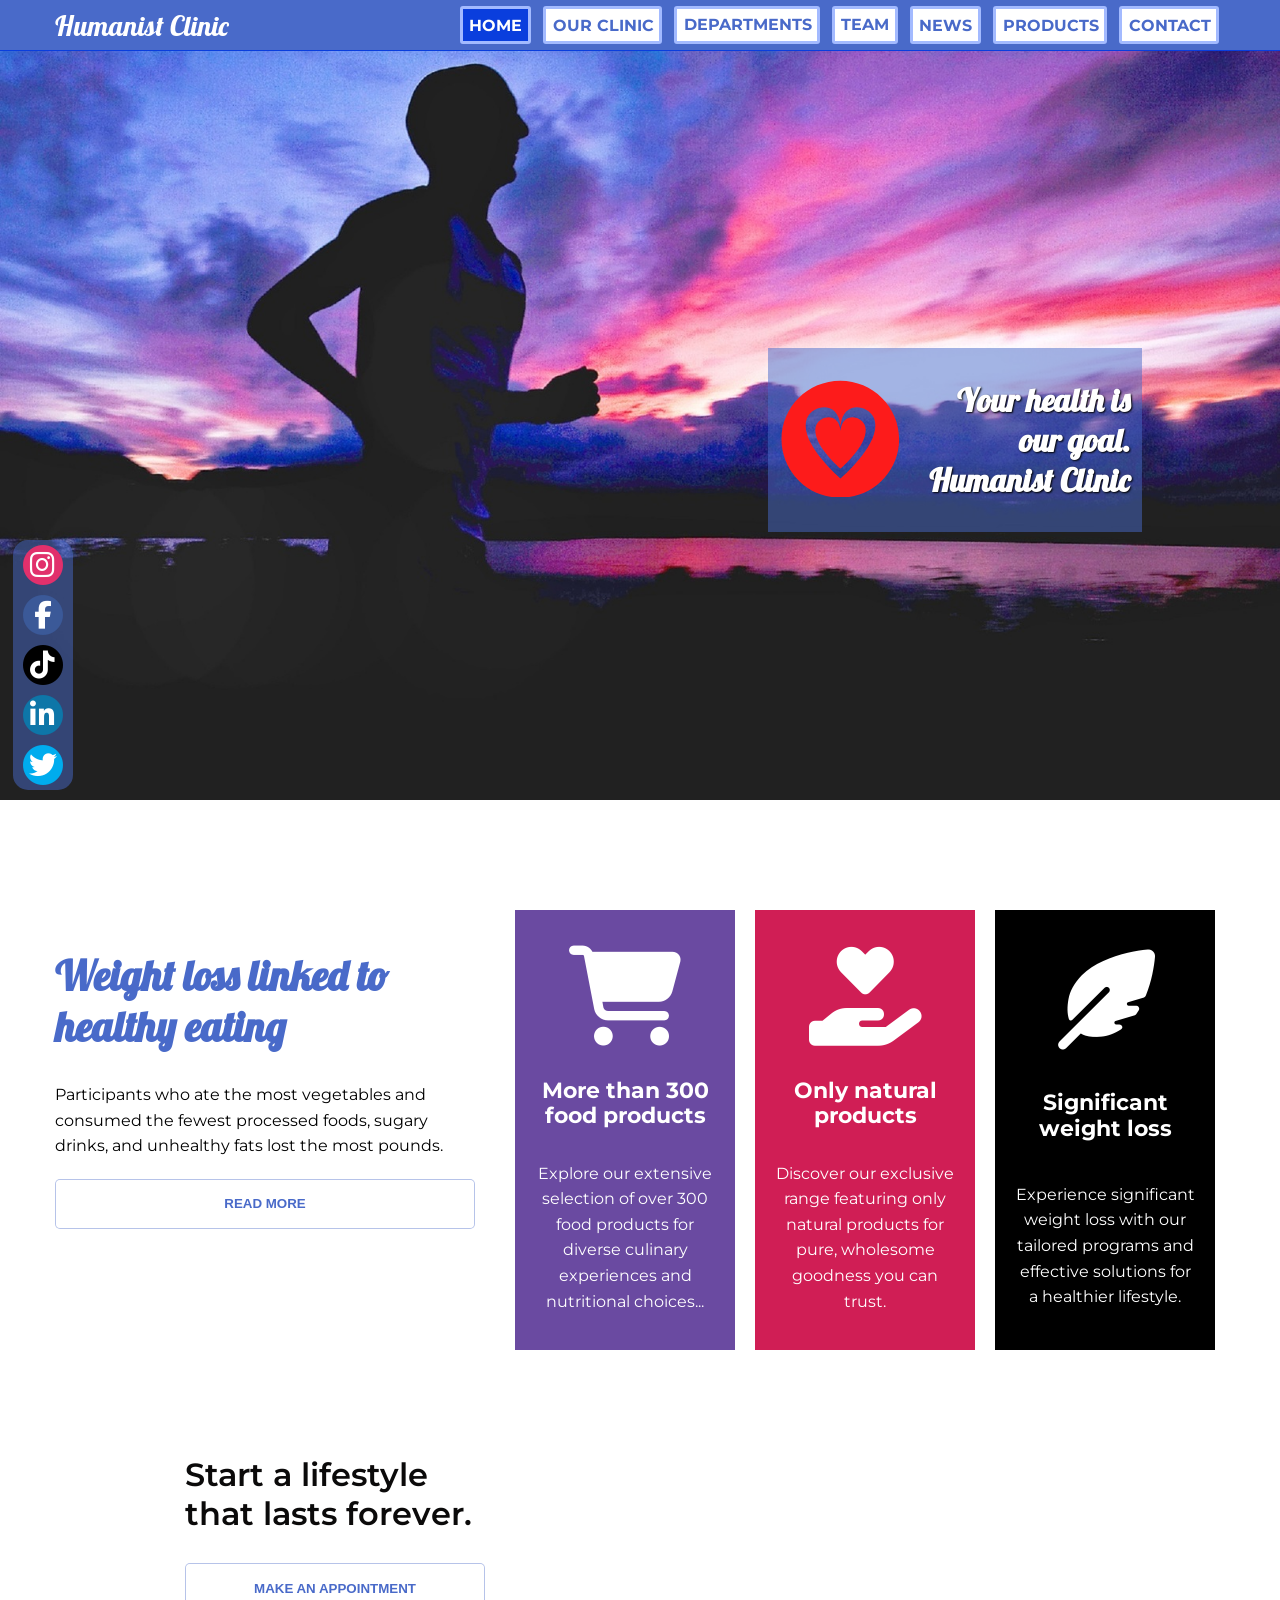
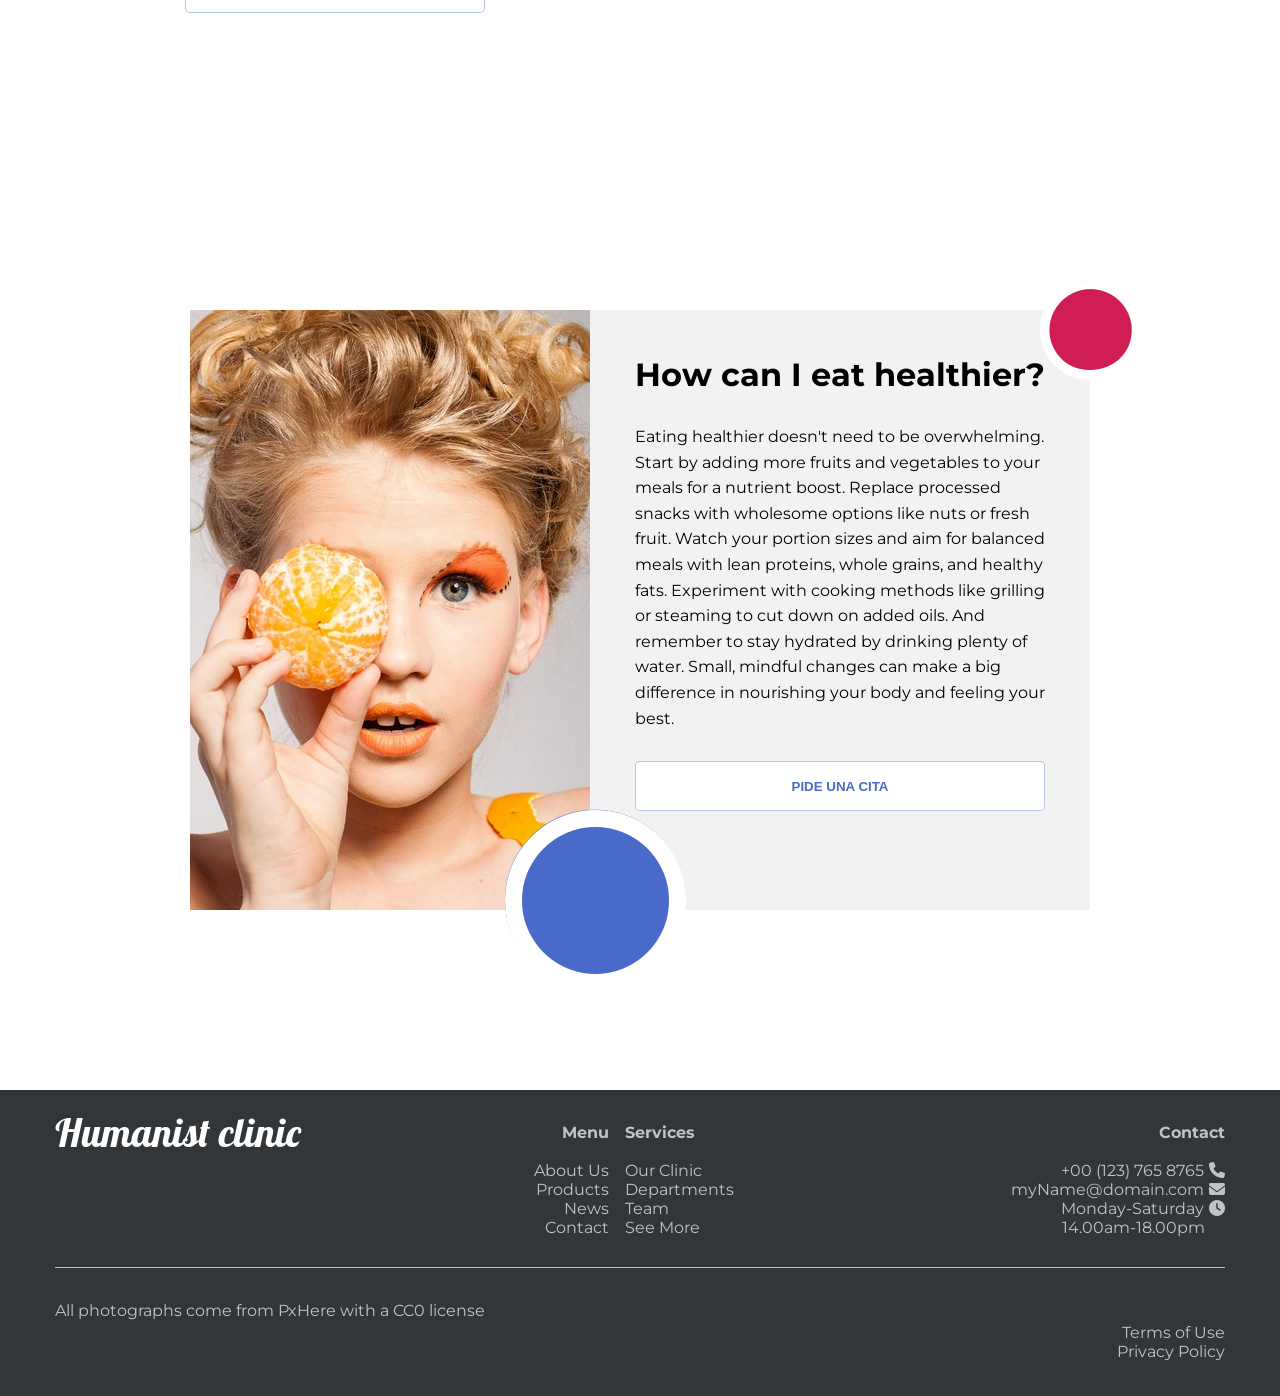
<file: index.html>
<!DOCTYPE html>
<html lang="en">

<head>
  <title>Humanist Clinic</title>

  <meta charset="utf-8">
  <meta name="description"
    content="At Humanist Clinic you will find the best professionals to start your path towards a healthier life. We offer a wide variety of services related to weight loss, as well as a catalog of more than 300 healthy products.">
  <meta name="viewport" content="width=device-width, initial-scale=1">
  <meta name="author" content="Humanist Clinic">
  <meta name="keywords"
    content="weight, humanist, health, weight loss, healthy products, lifestyle, natural, clinic, doctor, appointment, endocrinologist, nutritionist, nutrition">

  <link rel="icon" href="./images/logo.png">
  <link rel="stylesheet" href="./css/style.css">
  <link rel="stylesheet" href="https://cdnjs.cloudflare.com/ajax/libs/font-awesome/6.2.1/css/all.min.css">
</head>

<body>
  <header>
    <div class="header-main-bar fixed-width center-content">
      <div class="header-main-bar-fixed">
        <a href="index.html" class="logo">Humanist Clinic</a>
        <nav class="header-navbar">
          <ul class="menu">
            <li class="active"><a href="index.html">Home</a></li>
            <li><a href="#">Our&nbsp;clinic</a></li>
            <li><a href="#">Departments</a></li>
            <li><a href="#">Team</a></li>
            <li><a href="#">News</a></li>
            <li><a href="products.html">Products</a></li>
            <li><a href="contact.html">Contact</a></li>
          </ul>
        </nav>
      </div>
    </div>
  </header>

  <main>
    <div class="index-cover-image">
      <div class="social-vertical fa-lg">
        <a href="#" aria-label="Instagram"><span class="fa-stack"><i
              class="fa fa-circle fa-stack-2x vertical-media-background vertical-instagram-background instagram-background"></i><i
              class="fab fa-instagram fa-stack-1x fa-inverse social-media-vertical-icon"></i></span></a>
        <a href="#" aria-label="Facebook"><span class="fa-stack"><i
              class="fa fa-circle fa-stack-2x vertical-media-background vertical-facebook-background facebook-background"></i><i
              class="fab fa-facebook-f fa-stack-1x fa-inverse social-media-vertical-icon"></i></span></a>
        <a href="#" aria-label="TikTok"><span class="fa-stack"><i
              class="fa fa-circle fa-stack-2x vertical-media-background vertical-tiktok-background tiktok-background"></i><i
              class="fab fa-tiktok fa-stack-1x fa-inverse social-media-vertical-icon"></i></span></a>
        <a href="#" aria-label="LinkedIn"><span class="fa-stack"><i
              class="fa fa-circle fa-stack-2x vertical-media-background vertical-linkedin-background linkedin-background"></i><i
              class="fab fa-linkedin-in fa-stack-1x fa-inverse social-media-vertical-icon"></i></span></a>
        <a href="#" aria-label="Twitter"><span class="fa-stack"><i
              class="fa fa-circle fa-stack-2x vertical-media-background vertical-twitter-background twitter-background"></i><i
              class="fab fa-twitter fa-stack-1x fa-inverse social-media-vertical-icon"></i></span></a>
      </div>
      <div class="title-div fixed-width">
        <div class="picture-logo-index-container-div">
          <span class="picture-logo-index title-div-content"></span>
          <!--The logo will be added with CSS (as it can be classified as a decorative element)-->
        </div>
        <div class="title-div-container">
          <h1 class="index-h1 title-div-content">Your health is our goal. Humanist Clinic</h1>
        </div>
      </div>
    </div>
    <section>
      <div class="center-content">
        <div class="index-weight-loss-healthy-eating fixed-width">
          <div class="index-weight-loss-healty-eating-first-div">
            <h2 class="italics-h2 h2-weight-loss-first-div">Weight loss linked to healthy eating</h2>
            <p class="p-weight-loss-first-div">
              Participants who ate the most vegetables and consumed the fewest processed foods, sugary drinks, and
              unhealthy
              fats lost
              the most pounds.
            </p>
            <button type="button" class="index-buttons">Read more</button>
          </div>
          <div class="index-weight-loss-healthy-eating-general-cards-div">
            <div class="index-weight-loss-healthy-eating-cards cart-weight-loss-card">
              <i class="fa-solid fa-cart-shopping cart-weight-loss-icon index-weight-loss-icon"></i>
              <p class="index-weight-loss-titles">More than 300 food products</p>
              <p>Explore our extensive selection of over 300 food products for diverse culinary experiences and
                nutritional
                choices...</p>
            </div>
            <div class="index-weight-loss-healthy-eating-cards hand-weight-loss-card">
              <i class="fa-solid fa-hand-holding-heart hand-weight-loss-icon index-weight-loss-icon"></i>
              <p class="index-weight-loss-titles">Only natural products</p>
              <p>Discover our exclusive range featuring only natural products for pure, wholesome goodness you can
                trust.
              </p>
            </div>
            <div class="index-weight-loss-healthy-eating-cards feather-weight-loss-card">
              <i class="fa-solid fa-feather-pointed feather-weight-loss-icon index-weight-loss-icon"></i>
              <p class="index-weight-loss-titles">Significant weight loss</p>
              <p>Experience significant weight loss with our tailored programs and effective solutions for a healthier
                lifestyle.</p>
            </div>
          </div>
        </div>
      </div>
    </section>
    <section>
      <div class="fixed-image-plus-text-container">
        <div class="center-content">
          <div class="fixed-image-text-div">
            <h3 class="fixed-image-text-div-content">Start a lifestyle that lasts forever.</h3>
            <button type="button" class="index-buttons fixed-image-text-div-content">Make an appointment</button>
          </div>
        </div>
      </div>
    </section>
    <section>
      <div class="center-content">
        <div class="eating-healthier-general-div fixed-width">
          <img src="./images/woman-fruit.jpg"
            alt="A caucasian blonde girl who is wearing orange make-up is covering her right eye with a tangerine that has no peel"
            class="eating-healthier-img">
          <div class="eating-healthier-text-div">
            <h3>How can I eat healthier?</h3>
            <p>
              Eating healthier doesn't need to be overwhelming. Start by adding more fruits and vegetables to your meals
              for a
              nutrient boost. Replace processed snacks with wholesome options like nuts or fresh fruit. Watch your
              portion
              sizes and
              aim for balanced meals with lean proteins, whole grains, and healthy fats. Experiment with cooking methods
              like grilling
              or steaming to cut down on added oils. And remember to stay hydrated by drinking plenty of water. Small,
              mindful changes
              can make a big difference in nourishing your body and feeling your best.
            </p>
            <button type="button" lang="es" class="index-buttons">Pide una cita</button>
          </div>
        </div>
        <i
          class="fa-solid fa-circle eating-healthier-circles eating-healthier-inner-circle eating-healthier-first-inner-circle"></i><i
          class="fa-regular fa-circle eating-healthier-circles eating-healthier-outer-circle eating-healthier-first-outer-circle"></i>
        <i
          class="fa-solid fa-circle eating-healthier-circles eating-healthier-inner-circle eating-healthier-second-inner-circle"></i><i
          class="fa-regular fa-circle eating-healthier-circles eating-healthier-outer-circle eating-healthier-second-outer-circle"></i>
      </div>
    </section>

  </main>
  <footer class="center-content">
    <div class="footer-columns">
      <div class="div1-footer">
        <p class="footer-logo">Humanist clinic</p>

        <nav class="nav-footer-info nav-footer-info-menu">
          <p class="ul-footer-title title-menu">Menu</p>
          <ul>
            <li><a href="#">About Us</a></li>
            <li><a href="products.html">Products</a></li>
            <li><a href="#">News</a></li>
            <li><a href="contact.html">Contact</a></li>
          </ul>
        </nav>

        <nav class="nav-footer-info nav-footer-info-services">
          <p class="ul-footer-title title-services">Services</p>
          <ul>
            <li><a href="#">Our Clinic</a></li>
            <li><a href="#">Departments</a></li>
            <li><a href="#">Team</a></li>
            <li><a href="#">See More</a></li>
          </ul>
        </nav>

        <div class="div1-footer-info">
          <p class="ul-footer-title title-contact">Contact</p>
          <ul>
            <li>+00 (123) 765 8765<i class="fa-solid fa-phone footer-contact-icons"></i></li>
            <li>myName@domain.com<i class="fa-solid fa-envelope footer-contact-icons"></i></li>
            <li>Monday-Saturday<i class="fa-solid fa-clock footer-contact-icons"></i></li>
            <li class="contact-hours">14.00am-18.00pm</li>
          </ul>
        </div>

      </div>
      <div class="div2-footer">
        <p>All photographs come from <span class="px-footer">PxHere</span> with a CC0 license</p>
        <nav class="div2-footer-nav">
          <ul>
            <li><a href="#">Terms of Use</a></li>
            <li><a href="#">Privacy Policy</a></li>
          </ul>
        </nav>
      </div>
    </div>
  </footer>
</body>

</html>
</file>
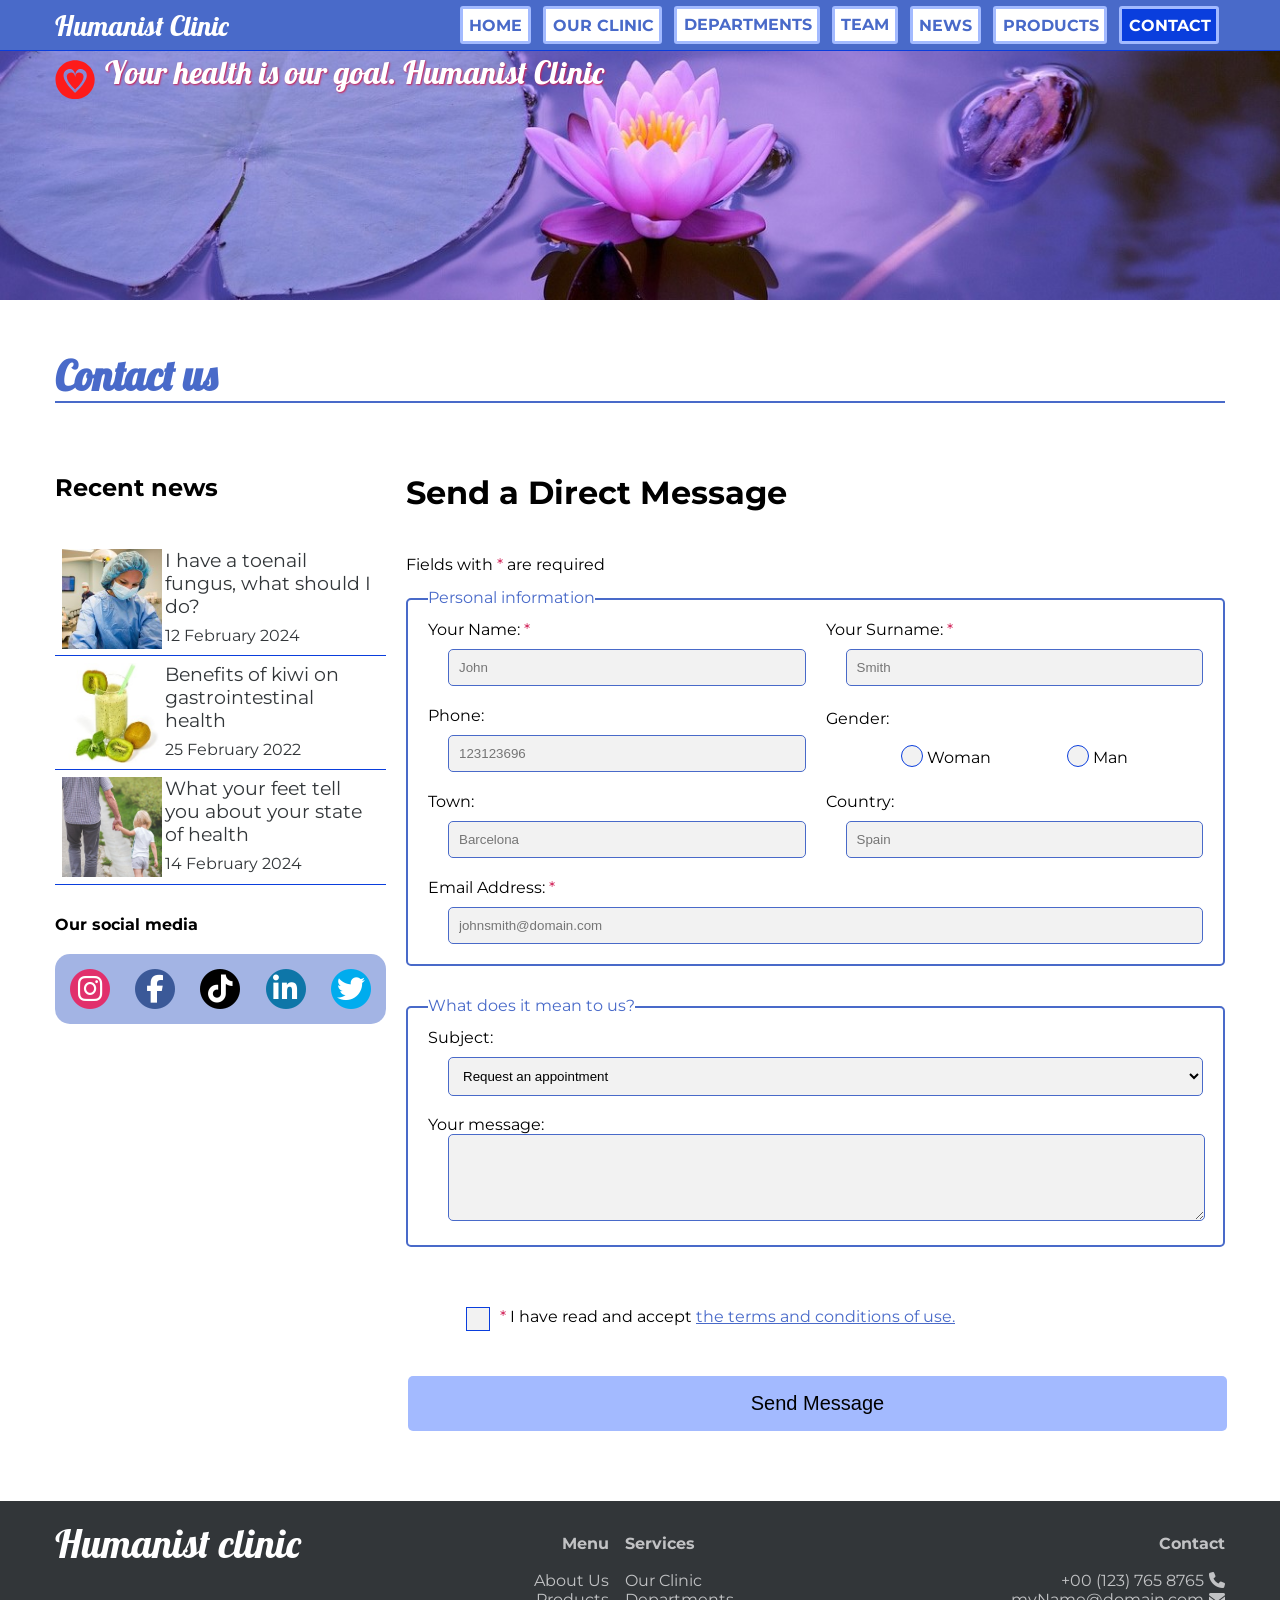
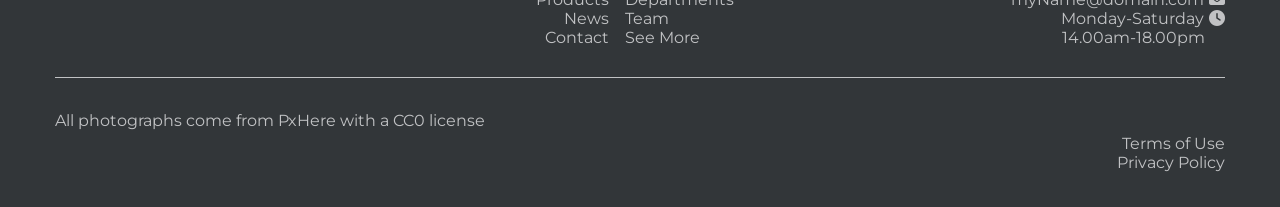
<file: contact.html>
<!DOCTYPE html>
<html lang="en">

<head>
  <title>Contact</title>

  <meta charset="utf-8">
  <meta name="description"
    content="Do you want to schedule an appointment, ask for more information about a product or about other questions? We are here for you.">
  <meta name="viewport" content="width=device-width, initial-scale=1">
  <meta name="author" content="Humanist Clinic">
  <meta name="keywords"
    content="contact, contact form, weight, humanist, health, weight loss, healthy products, lifestyle, natural, clinic, doctor, appointment, endocrinologist, nutritionist, nutrition">

  <link rel="icon" href="./images/logo.png">
  <link rel="stylesheet" href="./css/style.css">
  <link rel="stylesheet" href="https://cdnjs.cloudflare.com/ajax/libs/font-awesome/6.2.1/css/all.min.css">
</head>

<body>
  <header>
    <div class="header-main-bar fixed-width center-content">
      <div class="header-main-bar-fixed fixed-width">
        <a href="index.html" class="logo">Humanist Clinic</a>
        <nav class="header-navbar">
          <ul class="menu">
            <li><a href="index.html">Home</a></li>
            <li><a href="#">Our&nbsp;clinic</a></li>
            <li><a href="#">Departments</a></li>
            <li><a href="#">Team</a></li>
            <li><a href="#">News</a></li>
            <li><a href="products.html">Products</a></li>
            <li class="active"><a href="contact.html">Contact</a></li>
          </ul>
        </nav>
      </div>
    </div>
  </header>

  <main>

    <div class="contact-products-cover-image">
      <div class="title-div-contact-products">
        <div class="picture-logo-contact-products-div">
          <span class="picture-logo-contact-products"></span>
        </div>
        <div class="center-content">
          <div class="slogan-contact-products-div">
            <p class="contact-products-slogan">Your health is our goal. Humanist Clinic</p>
          </div>
        </div>
      </div>
    </div>


    <div class="center-content center-content-contact-h1">
      <div class="contact-h1-div">
        <h1 class="italics-h1 contact-h1">Contact us</h1>
      </div>
    </div>

    <div class="center-content">
      <div class="main-box">
        <div class="contact-products-left-box">
          <h2 class="h2-news">Recent news</h2>
          <div class="news">
            <div class="news-box news-1">
              <img class="news-picture" src="images/news-1.jpg"
                alt="A person is wearing medical clothes. They have a mask and an operating room hat on, and they are in a hospital">
              <div class="news-text-box">
                <a href="#" class="news-title">I have a toenail fungus, what should I do?</a>
                <p class="news-date">12 February 2024</p>
              </div>
            </div>
            <div class="news-box news-2">
              <img class="news-picture" src="images/news-2.jpg"
                alt="A glass of kiwi juice. The glass is transparent and it has plastic straw. It has been decorated with kiwi slices">
              <div class="news-text-box">
                <a href="#" class="news-title">Benefits of kiwi on gastrointestinal health</a>
                <p class="news-date">25 February 2022</p>
              </div>
            </div>
            <div class="news-box news-3">
              <img class="news-picture" src="images/news-3.jpg"
                alt="An adult is walking with a small blonde child through a path with plants. The picture has been taken from their back, and their faces cannot be seen">
              <div class="news-text-box">
                <a href="#" class="news-title">What your feet tell you about your state of health</a>
                <p class="news-date">14 February 2024</p>
              </div>
            </div>

            <div class="social-horizontal-general-div">
              <h3 class="social-horizontal-title">Our social media</h3>
              <div class="social-horizontal fa-lg">
                <a href="#" aria-label="Instagram"><span class="fa-stack"><i
                      class="fa fa-circle fa-stack-2x horizontal-media-background horizontal-instagram-background instagram-background"></i><i
                      class="fab fa-instagram fa-stack-1x fa-inverse social-media-horizontal-icon horizontal-instagram-icon"></i></span></a>
                <a href="#" aria-label="Facebook"><span class="fa-stack"><i
                      class="fa fa-circle fa-stack-2x horizontal-media-background horizontal-facebook-background facebook-background"></i><i
                      class="fab fa-facebook-f fa-stack-1x fa-inverse social-media-horizontal-icon"></i></span></a>
                <a href="#" aria-label="TikTok"><span class="fa-stack"><i
                      class="fa fa-circle fa-stack-2x horizontal-media-background horizontal-tiktok-background tiktok-background"></i><i
                      class="fab fa-tiktok fa-stack-1x fa-inverse social-media-horizontal-icon"></i></span></a>
                <a href="#" aria-label="LinkedIn"><span class="fa-stack"><i
                      class="fa fa-circle fa-stack-2x horizontal-media-background horizontal-linkedin-background linkedin-background"></i><i
                      class="fab fa-linkedin-in fa-stack-1x fa-inverse social-media-horizontal-icon"></i></span></a>
                <a href="#" aria-label="Twitter"><span class="fa-stack"><i
                      class="fa fa-circle fa-stack-2x horizontal-media-background horizontal-twitter-background twitter-background"></i><i
                      class="fab fa-twitter fa-stack-1x fa-inverse social-media-horizontal-icon"></i></span></a>
              </div>
            </div>
          </div>
        </div>
        <div class="contact-form">
          <h2 class="contact-h2-message">Send a Direct Message</h2>
          <p>Fields with <span class="required"><abbr title="Required field">*</abbr></span> are required</p>
          <form action="#" method="post">
            <div class="form-section-1">
              <div class="form-section-title-div form-section-title-div-1">
                <p class="form-section-title">Personal information</p>
              </div>

              <div class="form-field name-field">
                <label for="name">Your Name: <span class="required"><abbr title="Required field">*</abbr></span></label>
                <input type="text" id="name" required placeholder="John">
              </div>

              <div class="form-field surname-field">
                <label for="surname">Your Surname: <span class="required"><abbr
                      title="Required field">*</abbr></span></label>
                <input type="text" id="surname" required placeholder="Smith">
              </div>

              <div class="form-field phone-field">
                <label for="phone">Phone:</label>
                <input type="tel" id="phone" placeholder="123123696" pattern="[0-9]{9}">
              </div>

              <div class="form-field gender-field">
                <div class="gender-field-label">
                  <p class="legend" aria-description="Field legend">Gender:</p>
                </div>
                <div class="gender-field-input">
                  <div>
                    <input type="radio" id="woman" value="woman" name="gender">
                    <label for="woman">Woman</label>
                  </div>

                  <div>
                    <input type="radio" id="man" value="man" name="gender">
                    <label for="man">Man</label>
                  </div>
                </div>
              </div>

              <div class="form-field town-field">
                <label for="town">Town:</label>
                <input type="text" id="town" placeholder="Barcelona">
              </div>

              <div class="form-field country-field">
                <label for="country">Country:</label>
                <input type="text" id="country" placeholder="Spain">
              </div>

              <div class="form-field email-field">
                <label for="email">Email Address: <span class="required"><abbr
                      title="Required field">*</abbr></span></label>
                <input type="email" id="email" required placeholder="johnsmith@domain.com">
              </div>

            </div>
            <div class="form-section-2">
              <div class="form-section-title-div form-section-title-div-2">
                <p class="form-section-title">What does it mean to us?</p>
              </div>
              <div class="form-field-2 subject-field">
                <label for="subject">Subject:</label>
                <select id="subject" name="subject" class="select-box">
                  <option value="appointment">Request an appointment</option>
                  <option value="product">Know more about a product</option>
                  <option value="improve">Know how to improve my gastrointestinal health</option>
                  <option value="weight">Information on how to lose weight</option>
                  <option value="other">Other questions</option>
                </select><br>
              </div>

              <div class="form-field-2 message-field">
                <label for="message">Your message:</label>
                <div class="message-field-area">
                  <textarea id="message" rows="5"></textarea>
                </div>
              </div>

            </div>
            <div class="terms-div">
              <input type="checkbox" id="terms">
              <label for="terms"><span class="required"><abbr title="Required field">*</abbr></span> I have read and
                accept
                <a href="#">the terms and conditions of use.</a></label><br>
            </div>
            <input type="submit" value="Send Message">
          </form>
        </div>
      </div>
    </div>
  </main>
  <footer class="center-content">
    <div class="footer-columns">
      <div class="div1-footer">
        <p class="footer-logo">Humanist clinic</p>

        <nav class="nav-footer-info nav-footer-info-menu">
          <p class="ul-footer-title title-menu">Menu</p>
          <ul>
            <li><a href="#">About Us</a></li>
            <li><a href="products.html">Products</a></li>
            <li><a href="#">News</a></li>
            <li><a href="contact.html">Contact</a></li>
          </ul>
        </nav>

        <nav class="nav-footer-info nav-footer-info-services">
          <p class="ul-footer-title title-services">Services</p>
          <ul>
            <li><a href="#">Our Clinic</a></li>
            <li><a href="#">Departments</a></li>
            <li><a href="#">Team</a></li>
            <li><a href="#">See More</a></li>
          </ul>
        </nav>

        <div class="div1-footer-info">
          <p class="ul-footer-title title-contact">Contact</p>
          <ul>
            <li>+00 (123) 765 8765<i class="fa-solid fa-phone footer-contact-icons"></i></li>
            <li>myName@domain.com<i class="fa-solid fa-envelope footer-contact-icons"></i></li>
            <li>Monday-Saturday<i class="fa-solid fa-clock footer-contact-icons"></i></li>
            <li class="contact-hours">14.00am-18.00pm</li>
          </ul>
        </div>

      </div>
      <div class="div2-footer">
        <p>All photographs come from <span class="px-footer">PxHere</span> with a CC0 license</p>
        <nav class="div2-footer-nav">
          <ul>
            <li><a href="#">Terms of Use</a></li>
            <li><a href="#">Privacy Policy</a></li>
          </ul>
        </nav>
      </div>
    </div>
  </footer>
</body>

</html>
</file>
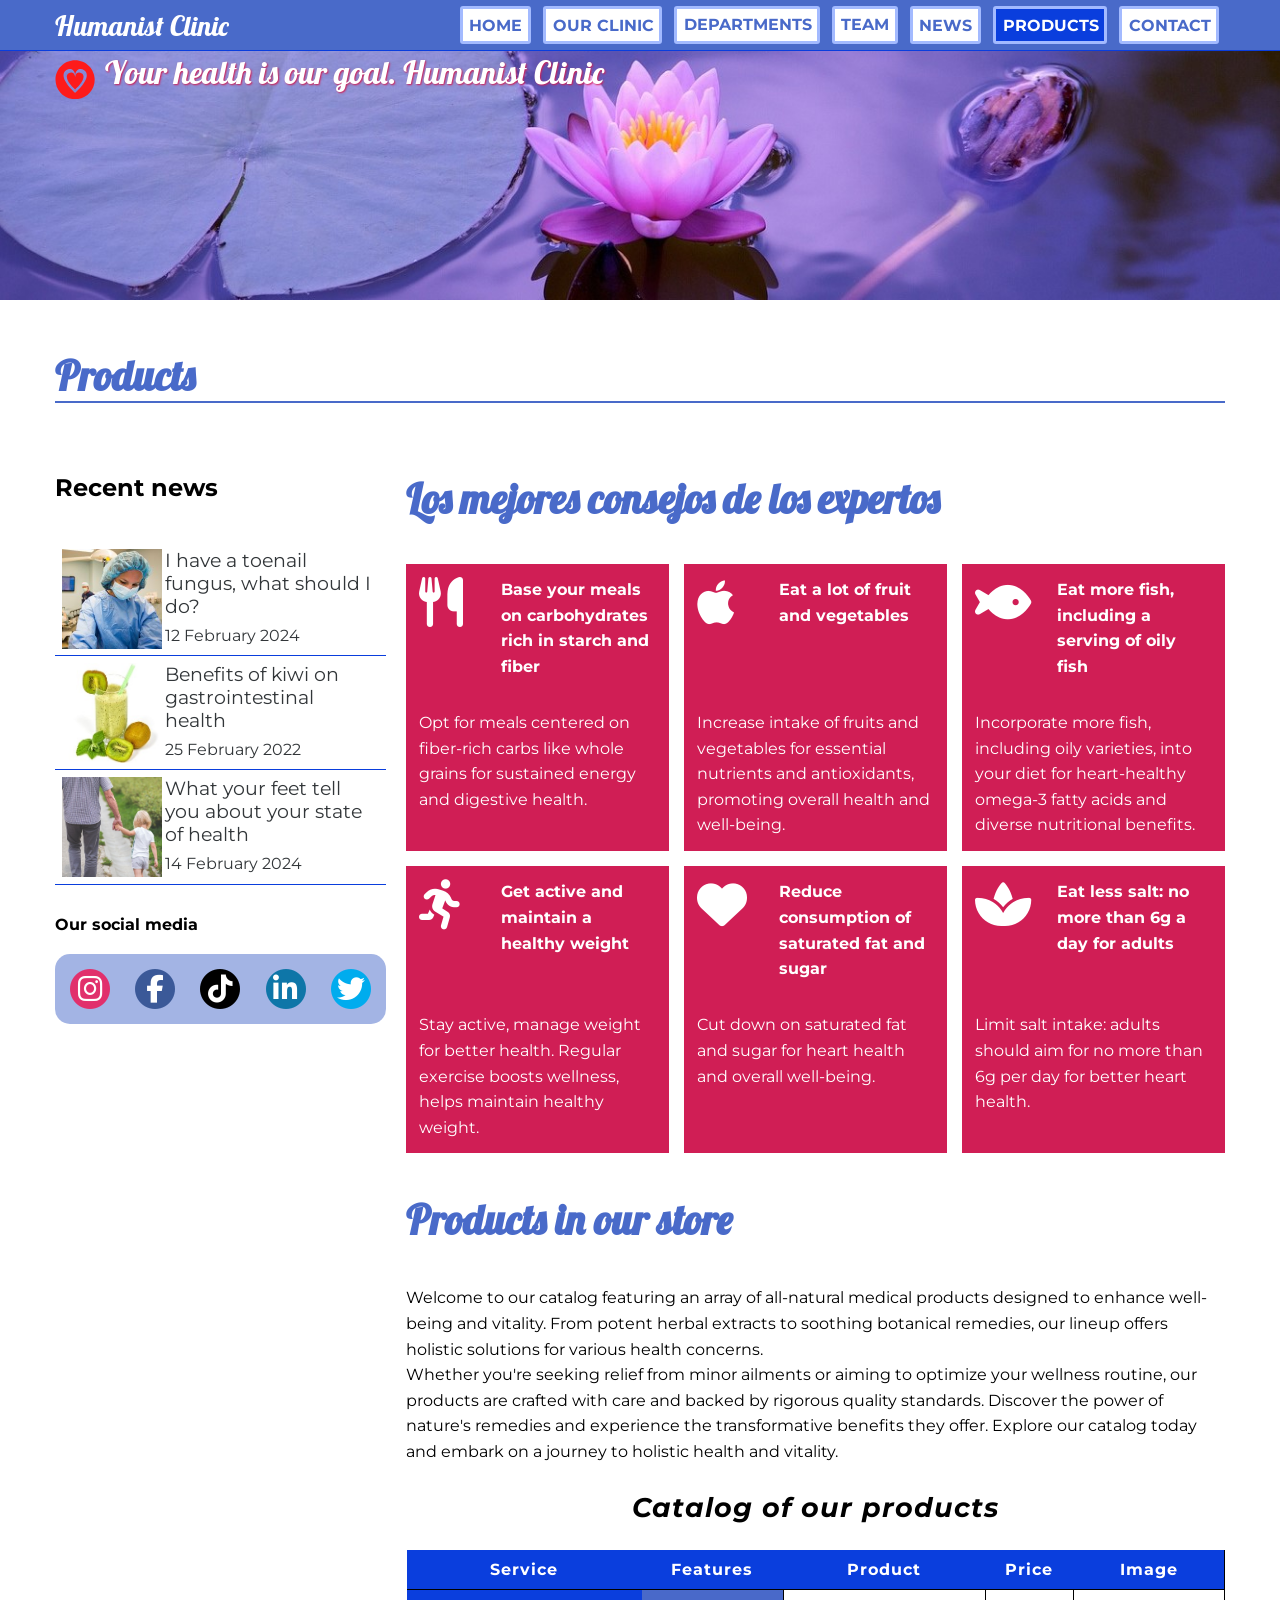
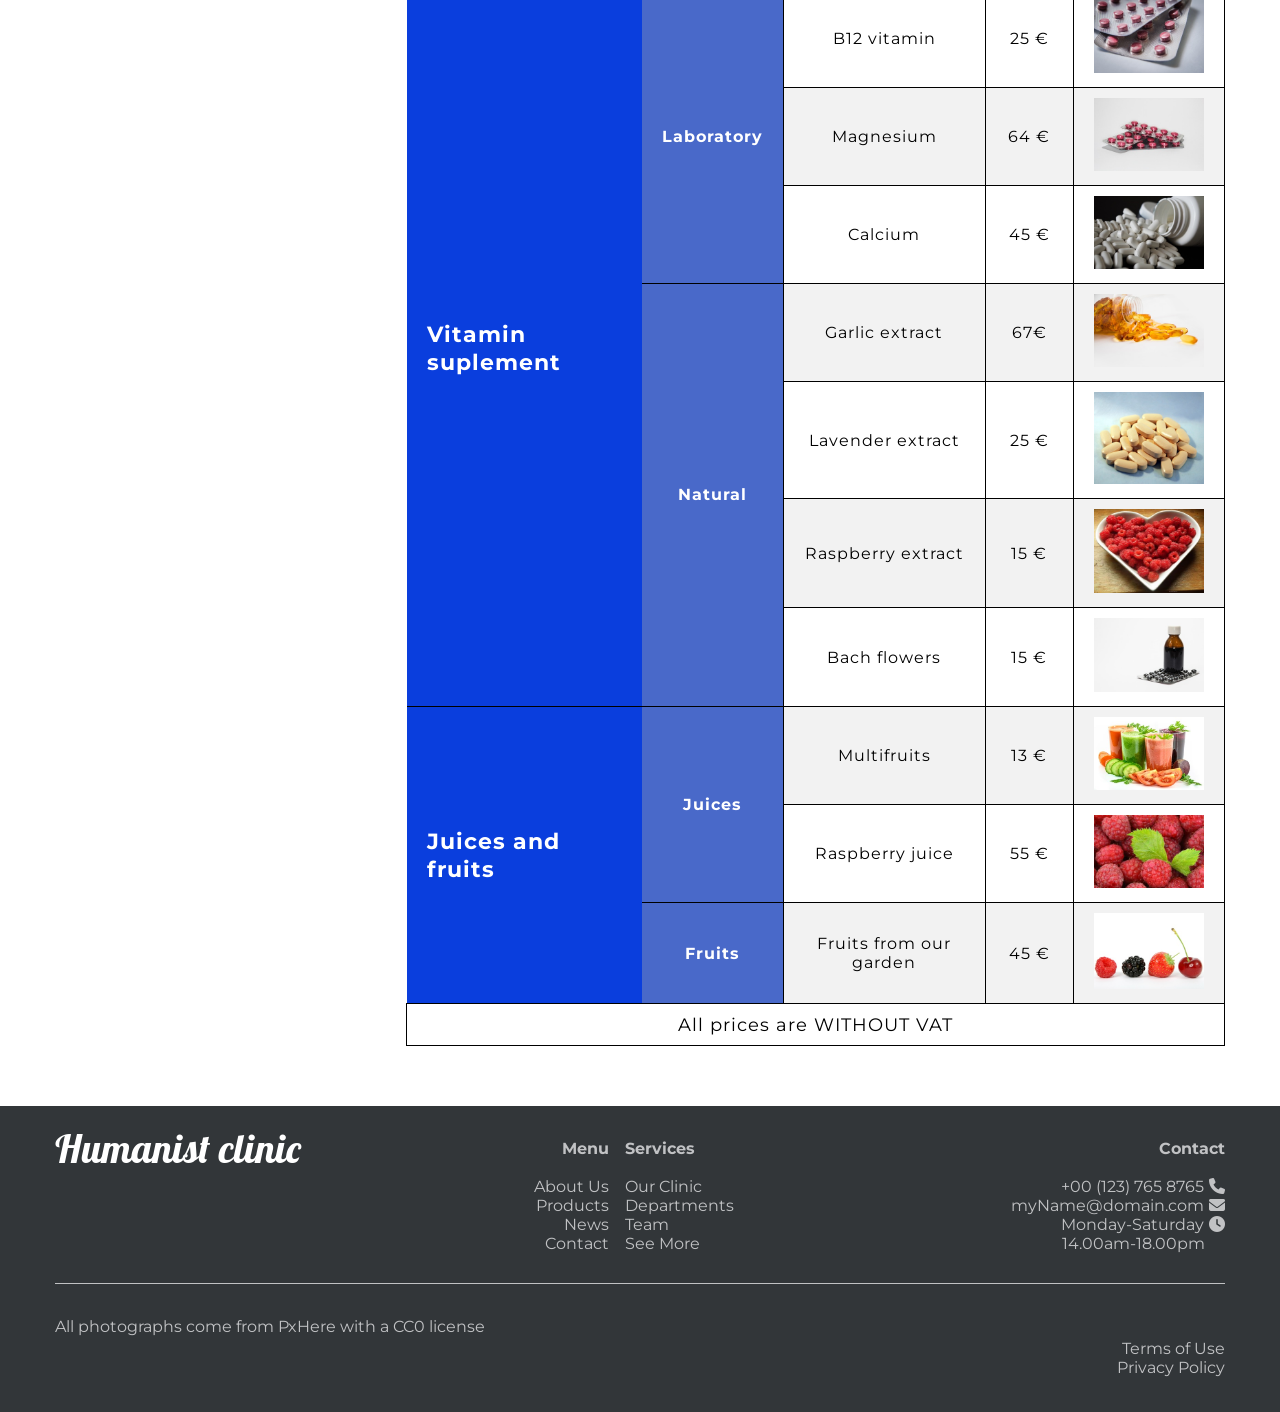
<file: products.html>
<!DOCTYPE html>
<html lang="en">

<head>
  <title>Products</title>

  <meta charset="utf-8">
  <meta name="description"
    content="Browse our catalog of over 300 healthy products specifically created to live a healthier life. Specifically selected by our weight loss experts at Humanist Clinic.">
  <meta name="viewport" content="width=device-width, initial-scale=1">
  <meta name="author" content="Humanist Clinic">
  <meta name="keywords"
    content="purchase, products, weight, humanist, health, weight loss, healthy products, lifestyle, natural, clinic, doctor, appointment, endocrinologist, nutritionist, nutrition">

  <link rel="icon" href="./images/logo.png">
  <link rel="stylesheet" href="./css/style.css">
  <link rel="stylesheet" href="https://cdnjs.cloudflare.com/ajax/libs/font-awesome/6.2.1/css/all.min.css">
</head>

<body>
  <header>
    <div class="header-main-bar fixed-width center-content">
      <div class="header-main-bar-fixed fixed-width">
        <a href="index.html" class="logo">Humanist Clinic</a>
        <nav class="header-navbar">
          <ul class="menu">
            <li><a href="index.html">Home</a></li>
            <li><a href="#">Our&nbsp;clinic</a></li>
            <li><a href="#">Departments</a></li>
            <li><a href="#">Team</a></li>
            <li><a href="#">News</a></li>
            <li class="active"><a href="products.html">Products</a></li>
            <li><a href="contact.html">Contact</a></li>
          </ul>
        </nav>
      </div>
    </div>
  </header>

  <main>
    <div class="contact-products-cover-image">
      <div class="title-div-contact-products">
        <div class="picture-logo-contact-products-div">
          <span class="picture-logo-contact-products"></span>
        </div>
        <div class="center-content">
          <div class="slogan-contact-products-div">
            <p class="contact-products-slogan">Your health is our goal. Humanist Clinic</p>
          </div>
        </div>
      </div>
    </div>

    <div class="center-content">
      <div class="products-h1-div">
        <h1 class="italics-h1 products-h1">Products</h1>
      </div>
    </div>
    <div class="center-content">
      <div class="main-box">
        <div class="contact-products-left-box">
          <h2 class="h2-news">Recent news</h2>
          <div class="news">
            <div class="news-box news-1">
              <img class="news-picture" src="images/news-1.jpg"
                alt="A person is wearing medical clothes. They have a mask and an operating room hat on, and they are in a hospital">
              <div class="news-text-box">
                <a href="#" class="news-title">I have a toenail fungus, what should I do?</a>
                <p class="news-date">12 February 2024</p>
              </div>
            </div>
            <div class="news-box news-2">
              <img class="news-picture" src="images/news-2.jpg"
                alt="A glass of kiwi juice. The glass is transparent and it has plastic straw. It has been decorated with kiwi slices">
              <div class="news-text-box">
                <a href="#" class="news-title">Benefits of kiwi on gastrointestinal health</a>
                <p class="news-date">25 February 2022</p>
              </div>
            </div>
            <div class="news-box news-3">
              <img class="news-picture" src="images/news-3.jpg"
                alt="An adult is walking with a small blonde child through a path with plants. The picture has been taken from their back, and their faces cannot be seen">
              <div class="news-text-box">
                <a href="#" class="news-title">What your feet tell you about your state of health</a>
                <p class="news-date">14 February 2024</p>
              </div>
            </div>

            <div class="social-horizontal-general-div">
              <h3 class="social-horizontal-title">Our social media</h3>
              <div class="social-horizontal fa-lg">
                <a href="#" aria-label="Instagram"><span class="fa-stack"><i
                      class="fa fa-circle fa-stack-2x horizontal-media-background horizontal-instagram-background instagram-background"></i><i
                      class="fab fa-instagram fa-stack-1x fa-inverse social-media-horizontal-icon horizontal-instagram-icon"></i></span></a>
                <a href="#" aria-label="Facebook"><span class="fa-stack"><i
                      class="fa fa-circle fa-stack-2x horizontal-media-background horizontal-facebook-background facebook-background"></i><i
                      class="fab fa-facebook-f fa-stack-1x fa-inverse social-media-horizontal-icon"></i></span></a>
                <a href="#" aria-label="TikTok"><span class="fa-stack"><i
                      class="fa fa-circle fa-stack-2x horizontal-media-background horizontal-tiktok-background tiktok-background"></i><i
                      class="fab fa-tiktok fa-stack-1x fa-inverse social-media-horizontal-icon"></i></span></a>
                <a href="#" aria-label="LinkedIn"><span class="fa-stack"><i
                      class="fa fa-circle fa-stack-2x horizontal-media-background horizontal-linkedin-background linkedin-background"></i><i
                      class="fab fa-linkedin-in fa-stack-1x fa-inverse social-media-horizontal-icon"></i></span></a>
                <a href="#" aria-label="Twitter"><span class="fa-stack"><i
                      class="fa fa-circle fa-stack-2x horizontal-media-background horizontal-twitter-background twitter-background"></i><i
                      class="fab fa-twitter fa-stack-1x fa-inverse social-media-horizontal-icon"></i></span></a>
              </div>
            </div>
          </div>
        </div>
        <div class="products-right-box">
          <h2 lang="es" class="italics-h2 products-h2">Los mejores consejos de los expertos</h2>
          <div class="advice-general">
            <div class="advice-box carbs">
              <i class="fa-solid fa-utensils advice-icon" aria-hidden="true"></i>
              <p class="title-advice-box">Base your meals on carbohydrates rich in starch and fiber</p>
              <p class="body-advice-box">Opt for meals centered on fiber-rich carbs like whole grains for sustained
                energy
                and digestive health.</p>
            </div>
            <div class="advice-box fruits">
              <i class="fa-brands fa-apple advice-icon" aria-hidden="true"></i>
              <p class="title-advice-box">Eat a lot of fruit and vegetables</p>
              <p class="body-advice-box">Increase intake of fruits and vegetables for essential nutrients and
                antioxidants, promoting overall health and
                well-being.</p>
            </div>
            <div class="advice-box fish">
              <i class="fa-solid fa-fish advice-icon" aria-hidden="true"></i>
              <p class="title-advice-box">Eat more fish, including a serving of oily fish</p>
              <p class="body-advice-box">Incorporate more fish, including oily varieties, into your diet for
                heart-healthy
                omega-3 fatty acids and diverse
                nutritional benefits.</p>
            </div>
            <div class="advice-box weight">
              <i class="fa-solid fa-person-running advice-icon" aria-hidden="true"></i>
              <p class="title-advice-box">Get active and maintain a healthy weight</p>
              <p class="body-advice-box">Stay active, manage weight for better health. Regular exercise boosts wellness,
                helps maintain healthy weight.</p>
            </div>
            <div class="advice-box sugar">
              <i class="fa-solid fa-heart advice-icon" aria-hidden="true"></i>
              <p class="title-advice-box">Reduce consumption of saturated fat and sugar</p>
              <p class="body-advice-box">Cut down on saturated fat and sugar for heart health and overall well-being.
              </p>
            </div>
            <div class="advice-box salt">
              <i class="fa-solid fa-spa advice-icon" aria-hidden="true"></i>
              <p class="title-advice-box">Eat less salt: no more than 6g a day for adults</p>
              <p class="body-advice-box">Limit salt intake: adults should aim for no more than 6g per day for better
                heart
                health.</p>
            </div>
          </div>
          <div class="catalog">
            <h2 class="italics-h2 products-h2">Products in our store</h2>
            <p>Welcome to our catalog featuring an array of all-natural medical products designed to enhance well-being
              and vitality.
              From potent herbal extracts to soothing botanical remedies, our lineup offers holistic solutions for
              various
              health
              concerns.</p>
            <p>Whether you're seeking relief from minor ailments or aiming to optimize your wellness routine, our
              products
              are crafted
              with care and backed by rigorous quality standards. Discover the power of nature's remedies and experience
              the
              transformative benefits they offer. Explore our catalog today and embark on a journey to holistic health
              and
              vitality.
            </p>
            <table>
              <caption>Catalog of our products</caption>
              <colgroup>
                <col style="background-color: #0A3EDD;">
                <col style="background-color: #4969C9;">
                <col>
                <col>
                <col>
              </colgroup>
              <thead>
                <tr>
                  <th scope="col">Service</th>
                  <th scope="col">Features</th>
                  <th scope="col">Product</th>
                  <th scope="col">Price</th>
                  <th scope="col">Image</th>
                </tr>
              </thead>
              <tbody>
                <tr>
                  <th scope="row" data-cell="service" rowspan="7" class="table-first-body-column">Vitamin suplement</th>
                  <th scope="row" data-cell="features" rowspan="3" class="table-second-body-column">Laboratory</th>
                  <td data-cell="product">B12 vitamin</td>
                  <td data-cell="price">25 €</td>
                  <td data-cell="image"><img class="table-picture" src="images/products-1.jpg"
                      alt="Two blister packs of pills"></td>
                </tr>

                <tr>
                  <td data-cell="product">Magnesium</td>
                  <td data-cell="price">64 €</td>
                  <td data-cell="image"><img class="table-picture" src="images/products-2.jpg"
                      alt="Three blister packs of pills"></td>
                </tr>

                <tr>
                  <td data-cell="product">Calcium</td>
                  <td data-cell="price">45 €</td>
                  <td data-cell="image"><img class="table-picture" src="images/products-3.jpg"
                      alt="Open bottle from which many pills come out"></td>
                </tr>

                <tr>
                  <th scope="row" data-cell="features" rowspan="4" class="table-second-body-column">Natural</th>
                  <td data-cell="product">Garlic extract</td>
                  <td data-cell="price">67€</td>
                  <td data-cell="image"><img class="table-picture" src="images/products-4.jpg"
                      alt="Transparent jar of gelatin pills from which some pills come out"></td>
                </tr>

                <tr>
                  <td data-cell="product">Lavender extract</td>
                  <td data-cell="price">25 €</td>
                  <td data-cell="image"><img class="table-picture" src="images/products-5.jpg"
                      alt="Pile of pills in the form of a hard capsule"></td>
                </tr>

                <tr>
                  <td data-cell="product">Raspberry extract</td>
                  <td data-cell="price">15 €</td>
                  <td data-cell="image"><img class="table-picture" src="images/products-6.jpg"
                      alt="Raspberries in a heart-shaped bowl"></td>
                </tr>

                <tr>
                  <td data-cell="product">Bach flowers</td>
                  <td data-cell="price">15 €</td>
                  <td data-cell="image"><img class="table-picture" src="images/products-7.jpg"
                      alt="Syrup bottle and blister of pills"></td>
                </tr>

                <tr>
                  <th scope="row" data-cell="service" rowspan="3" class="table-first-body-column">Juices and fruits</th>
                  <th scope="row" data-cell="features" rowspan="2" class="table-second-body-column">Juices</th>
                  <td data-cell="product">Multifruits</td>
                  <td data-cell="price">13 €</td>
                  <td data-cell="image"><img class="table-picture" src="images/products-8.jpg"
                      alt="Four glasses of fruit juice next to which there is fruit cut into slices and wedges"></td>
                </tr>

                <tr>
                  <td data-cell="product">Raspberry juice</td>
                  <td data-cell="price">55 €</td>
                  <td data-cell="image"><img class="table-picture" src="images/products-9.jpg"
                      alt="Closeup of a bunch of raspberries on top of which there is a leaf of the raspberry plant">
                  </td>
                </tr>

                <tr>
                  <th scope="row" data-cell="features" class="table-second-body-column">Fruits</th>
                  <td data-cell="product">Fruits from our garden</td>
                  <td data-cell="price">45 €</td>
                  <td data-cell="image"><img class="table-picture" src="images/products-10.jpg"
                      alt="Closeup of a raspberry, blackberry, strawberry and cherry lined up in a row"></td>
                </tr>
              </tbody>
              <tfoot>
                <tr>
                  <td colspan="5">All prices are WITHOUT VAT</td>
                </tr>
              </tfoot>
            </table>
          </div>
        </div>
      </div>
    </div>
  </main>
  <footer class="center-content">
    <div class="footer-columns">
      <div class="div1-footer">
        <p class="footer-logo">Humanist clinic</p>

        <nav class="nav-footer-info nav-footer-info-menu">
          <p class="ul-footer-title title-menu">Menu</p>
          <ul>
            <li><a href="#">About Us</a></li>
            <li><a href="products.html">Products</a></li>
            <li><a href="#">News</a></li>
            <li><a href="contact.html">Contact</a></li>
          </ul>
        </nav>

        <nav class="nav-footer-info nav-footer-info-services">
          <p class="ul-footer-title title-services">Services</p>
          <ul>
            <li><a href="#">Our Clinic</a></li>
            <li><a href="#">Departments</a></li>
            <li><a href="#">Team</a></li>
            <li><a href="#">See More</a></li>
          </ul>
        </nav>

        <div class="div1-footer-info">
          <p class="ul-footer-title title-contact">Contact</p>
          <ul>
            <li>+00 (123) 765 8765<i class="fa-solid fa-phone footer-contact-icons"></i></li>
            <li>myName@domain.com<i class="fa-solid fa-envelope footer-contact-icons"></i></li>
            <li>Monday-Saturday<i class="fa-solid fa-clock footer-contact-icons"></i></li>
            <li class="contact-hours">14.00am-18.00pm</li>
          </ul>
        </div>

      </div>
      <div class="div2-footer">
        <p>All photographs come from <span class="px-footer">PxHere</span> with a CC0 license</p>
        <nav class="div2-footer-nav">
          <ul>
            <li><a href="#">Terms of Use</a></li>
            <li><a href="#">Privacy Policy</a></li>
          </ul>
        </nav>
      </div>
    </div>
  </footer>
</body>

</html>
</file>
<file: css/style.css>
@import url('https://fonts.googleapis.com/css2?family=Lobster&family=Montserrat:ital,wght@0,100..900;1,100..900&display=swap');

:root {
  --top-bar-color: #496ac9;
  --hover-top-bar-color: #0a3edd;
  --border-color: #a3baff;
  --top-bar-text-color: rgba( 73, 106, 201, 0.4); 
  --footer-color: #323639;
  --footer-text-color: #C1C2C4;
  --grey-2-color: #f2f2f2;
  --white-color: #ffffff;
  --black-color: #000000;
  --main-color-1: #d01e55; 
  --main-color-2: #6a4aa1;
  --facebook-color: #3B5998;
  --linkedin-color: #0E76A8;
  --twitter-color: #00ACEE;
  --tiktok-color: #111111;
  --instagram-color: #e1306c;
  --background-mobile-bar-opacity:  rgba(0, 0, 0, 0.3)
}

* {
  margin: 0;
  padding: 0;
}

html {
  font-size: 16px;
  font-family: 'Montserrat', sans-serif;
}

main {
  margin: auto;
}

.center-content {
  justify-content: center;
  display: flex;
}

.fixed-width {
  width: 1170px;
}

.header-main-bar {
  background-color: var(--top-bar-color);
  border-bottom: 1px solid var(--hover-top-bar-color);
  height: 50px;
  display: flex;
  flex-flow: row;
  position: fixed;
  width: 100%;
  z-index: 3;
  margin: auto;
  align-items: center;
}

.header-main-bar-fixed {
  width: 1170px;
  display: flex;
  flex-flow: row;
  align-items: center;
  justify-content: space-between;
}

.header-navbar ul {
  list-style: none;
  display: flex;
  flex-flow: row;
  width: 100%;
  justify-content: flex-end;
}

.header-navbar ul li {
  width: 100%;
  border: none;
  outline: none;
  text-transform: uppercase;
  cursor: pointer;
  position: relative;
  z-index: 0;
  border-radius: 3px;
  border: 3px solid var(--border-color);
  font-weight: bold;
  padding: 1%;
  margin: 1%;
}

.header-navbar ul li::before {
  content: '';
  background: linear-gradient(45deg, #f78f98,#F6759A, #F954A3, #D856AE, #F954A3, #F6759A, #f78f98);
  position: absolute;
  top: -2px;
  left:-2px;
  background-size: 400%;
  z-index: -1;
  filter: blur(5px);
  width: calc(100% + 4px);
  height: calc(100% + 4px);
  animation: glowing 20s linear infinite;
  opacity: 0;
  transition: opacity .3s ease-in-out;
}

.header-navbar ul li:active::after {
  background: transparent;
}

.header-navbar ul li:hover::before,
.header-navbar ul li:focus::before {
  opacity: 1;
  color: white;
}

.header-navbar ul li:active a {
  color: var(--white-color);
}

.header-navbar ul li::after {
  z-index: -1;
  content: '';
  position: absolute;
  width: 100%;
  height: 100%;
  background: var(--white-color);
  left: 0;
  top: 0;
}

@keyframes glowing {
  0% { background-position: 0 0; }
  50% { background-position: 400% 0; }
  100% { background-position: 0 0; }
}

.header-navbar ul a {
  padding: 1%;
  text-decoration: none;
  color: var(--top-bar-color);
}

.header-navbar ul li.active:after {
  background-color: var(--hover-top-bar-color);
}

.header-navbar ul li.active a {
  color: var(--white-color);
}

.header-main-bar .header-navbar .logo {
  font-family: 'Lobster', cursive;
  text-decoration: none;
  color: var(--white-color);
}

.logo {
  font-family: 'Lobster', cursive;
  color: var(--white-color);
  text-decoration: none;
  font-size: 28px;
}

/*VERTICAL SOCIAL MEDIA STYLING*/
.social-vertical {
  position: fixed;
  top: 60%;
  left: 1%;
  width: fit-content;
  display: flex;
  flex-flow: column;
  background-color: rgba(73, 106, 201, 0.5);
  border-radius: 15px;
  justify-content: center;
}

.social-vertical a {
  transition: transform .2s;
}

.social-vertical a:hover,
.social-vertical a:focus {
  transform: scale(1.2);
}

.social-vertical a:hover .fa-circle,
.social-vertical a:focus .fa-circle {
  color: var(--white-color);
}

.social-vertical a:hover .fab,
.social-vertical a:focus .fab {
  color: var(--black-color);
}

.social-media-vertical-icon {
  color: var(--white-color);
  font-size: 28px;
}

.vertical-media-background {
  font-size: 45px;
}

.instagram-background {
  color: var(--instagram-color);
}

.facebook-background {
  color: var(--facebook-color);
}

.tiktok-background {
  color: var(--black-color);
}

.linkedin-background {
  color: var(--linkedin-color);
}

.twitter-background {
  color: var(--twitter-color);
}

.social-media-vertical-icon a:hover,
.social-media-vertical-icon a:focus {
  color: var(--white-color);
}

.instagram-background a:hover,
.instagram-background a:focus,
.facebook-background a:hover,
.facebook-background a:focus,
.tiktok-background a:hover,
.tiktok-background a:focus,
.linkedin-background a:hover,
.linkedin-background a:focus,
.twitter-background a:hover,
.twitter-background a:focus {
  color: var(--black-color);
}

.fa-stack {
  margin: 5px;
}

/*INDEX'S TITLE DIV*/
.title-div {
  background-color: rgba(73, 106, 201, 0.5);
  position: relative;
  margin-left: 60%;
  padding: 12px;
  width: 350px;
  top: 5%;
  display: flex;
  text-align: right;
  justify-content: right;
  font-family: 'Lobster', cursive;
  color: var(--white-color);
}

.title-div-content {
  margin-bottom: 20px;
  margin-top: 20px;
  text-shadow: 1px 1px 2px var(--black-color);
}

.picture-logo-index {
  background-image: url(../images/logo.svg);
  background-repeat: no-repeat;
  background-size: contain;
  width: 120px;
  display: block;
}

.picture-logo-index-container-div {
  display: flex;
  margin-right: 20px;
}

/*COVER IMAGE FOR THE HOMEPAGE*/
.index-cover-image {
  background-image: url(../images/cabecera.jpg);
  background-repeat: no-repeat;
  background-size: cover;
  background-position-x: center;
  background-position-y: top;
  height: 800px;
  top: 100px;
  margin-bottom: 100px;
  align-content: center;
}

/*COVER IMAGE FOR CONTACTS AND PRODUCTS' PAGES*/
.contact-products-cover-image {
  background-image: url(../images/cabecera_int.jpg);
  background-repeat: no-repeat;
  background-size: cover;
  background-position: center;
  display: flex;
  height: 300px;
  margin-bottom: 50px;
  align-content: center;
  justify-content: center;
}


/*CONTACT AND PRODUCTS' SLOGAN DIV*/
.contact-products-slogan {
  font-family: 'Lobster', cursive;
  color: var(--white-color);
  font-size: 32px;
  text-shadow: 1px 1px 2px var(--main-color-1);
}

.picture-logo-contact-products {
  background-image: url(../images/logo.svg);
  background-repeat: no-repeat;
  background-size: contain;
  margin-right: 10px;
  width: 40px;
  height: 40px;
  display: block;
}

.title-div-contact-products {
  display: flex;
  justify-content: flex-start;
  width: 1170px;
  align-content: center;
  position: relative;
  margin-top: 60px;
}

/*CONTACT AND PRODUCTS' H1 & H2 STYLING*/
.contact-h1-div,
.products-h1-div {
  border-bottom: 2px solid var(--top-bar-color);
  margin-bottom: 70px;
  display: flex;
  width: 1170px;
  justify-content: flex-start;
}

.italics-h2,
.italics-h1 {
  font-family: 'Lobster', cursive;
  color: var(--top-bar-color);
  font-size: 41px;
}

/*GENERAL TEXT STYLING*/
.products-h2 {
  margin-bottom: 40px;
}

.contact-h2-message {
  font-size: 32px;
  margin-bottom: 40px;
}

h3 {
  font-size: 32px;
}

p {
  line-height: 1.6rem;
}

.h2-news {
  margin-bottom: 40px;
}

/*BUTTONS STYLING*/
.index-buttons {
  width: 100%;
  height: 50px;
  border: none;
  outline: none;
  color: var(--top-bar-color);
  text-transform: uppercase;
  background: var(--white-color);
  cursor: pointer;
  position: relative;
  z-index: 0;
  border-radius: 5px;
  border: 1px solid var(--top-bar-text-color);
  font-weight: bold;
}

.index-buttons::before {
  content: '';
  background: linear-gradient(45deg, var(--main-color-1), var(--top-bar-color), var(--hover-top-bar-color), var(--top-bar-color), var(--main-color-1));
  position: absolute;
  top: -2px;
  left:-2px;
  background-size: 400%;
  z-index: -1;
  filter: blur(5px);
  width: calc(100% + 4px);
  height: calc(100% + 4px);
  animation: glowing 20s linear infinite;
  opacity: 0;
  transition: opacity .3s ease-in-out;
  border-radius: 5px;
}

.index-buttons:active {
  color: var(--white-color);
}

.index-buttons:active::after {
  background: transparent;
}

.index-buttons:hover::before,
.index-buttons:focus::before {
  opacity: 1;
}

.index-buttons::after {
  z-index: -1;
  content: '';
  position: absolute;
  width: 100%;
  height: 100%;
  background: var(--white-color);
  left: 0;
  top: 0;
  border-radius: 5px;
}

@keyframes glowing {
  0% { background-position: 0 0; }
  50% { background-position: 400% 0; }
  100% { background-position: 0 0; }
}

/*INDEX'S FIRST DIV STYLING*/
.index-weight-loss-healthy-eating {
  display: inline-flex;
  margin-bottom: 30px;
}

.index-weight-loss-healthy-eating-general-cards-div {
  display: flex;
  justify-content: space-between;
}

.index-weight-loss-healthy-eating-cards {
  display: flex;
  flex-flow: column wrap;
  height: 400px;
  width: 180px;
  padding: 20px;
  margin: 10px;
  text-align: center;
  justify-content: space-around;
}

.index-weight-loss-healty-eating-first-div {
  display: flex;
  flex-flow: column wrap;
  padding-top: 50px;
  margin-right: 30px;
}

.h2-weight-loss-first-div {
  margin-bottom: 30px;
}

.p-weight-loss-first-div {
  margin-bottom: 20px;
}

.cart-weight-loss-card {
  background-color: var(--main-color-2);
  color: var(--white-color);
}

.hand-weight-loss-card {
  background-color: var(--main-color-1);
  color: var(--white-color);
}

.feather-weight-loss-card {
  background-color: var(--black-color);
  color: var(--white-color);
}

.index-weight-loss-icon {
  font-size: 100px;
}

.index-weight-loss-titles {
  font-size: 22px;
  font-weight: bold;
}

/*FIXED IMAGE DIV*/
.fixed-image-plus-text-container{
  width: 100%;
  height: 400px;
  background-position: center;
  background-size: cover;
  background-image: url(../images/raspberry.jpg);
  background-attachment: fixed;
  margin-bottom: 120px;
}

.fixed-image-text-div {
  background: rgba(255, 255, 255, 0.6);
  height: 400px;
  width: 300px;
  padding-left: 30px;
  padding-right: 30px;
  padding-top: 65px;
  margin-right: 610px;
}

.fixed-image-text-div-content {
  opacity: 1;
}

.fixed-image-text-div h3 {
  color: #0b0a0a;
  font-weight: 600;
  margin-bottom: 30px;
}

/*"HOW CAN I EAT HEALTHIER?" DIV STYLING*/
.eating-healthier-general-div {
  display: flex;
  flex-direction: row;
  width: 900px;
  margin-bottom: 180px;
}

.eating-healthier-img {
  /*width: auto; 
  height: 530px;*/
  object-fit: none;
}

.eating-healthier-text-div {
  background-color: var(--grey-2-color);
  padding: 5%;
}

.eating-healthier-text-div h3, 
.eating-healthier-text-div p {
  margin-bottom: 30px;
}

.eating-healthier-circles {
  position: absolute;
}

.eating-healthier-first-inner-circle {
  color: var(--main-color-1);
  font-size: 90px;
  margin-left: 900px;
  margin-top: -30px;
}

.eating-healthier-first-outer-circle {
  color: var(--white-color); 
  font-size: 101px;
  margin-left: 900px;
  margin-top: -30px;
}

.eating-healthier-second-inner-circle {
  color: var(--top-bar-color);
  font-size: 180px;
  margin-top: 500px;
  margin-left: -90px;
}

.eating-healthier-second-outer-circle {
  color: var(--white-color);
  font-size: 181px;
  margin-top: 500px;
  margin-left: -90px;
}

/*CONTACT AND PRODUCTS DIV STRUCTURE*/
.main-box {
  display: flex;
  width: 1170px;
  min-width: 0;
  min-height: 0;
}

.contact-products-left-box {
  width: 30%;
}

/*PRODUCTS ADVICE DIV*/
.products-right-box {
  width: 70%;
}

.advice-general {
  display: grid;
  grid-template-rows: 1fr 1fr;
  grid-template-columns: 1fr 1fr 1fr;
  grid-gap: 15px; /*The gap needs to be indicated in pixels, otherwise, if it is indicated in %, the distance between columns and row is not the same*/
  gap: 15px;
  margin-bottom: 5%;
}

/*grid-area: row-start / column-start / row-end / column-end*/
.carbs {
  grid-area: 1 / 1 / 2 / 2;
}

.fruits {
  grid-area: 1 / 2 / 2 / 3;
}

.fish {
  grid-area: 1 / 3 / 2 / 4;
}

.weight {
  grid-area: 2 / 1 / 3 / 2;
}

.sugar {
  grid-area: 2 / 2 / 3 / 3;
}

.salt {
  grid-area: 2 / 3 / 3 / 4;
}

.advice-box {
  background-color: var(--main-color-1);
  color: var(--white-color);
  padding: 5%;
  display: grid;
  grid-template-rows: 1fr 1fr;
  grid-template-columns: 1fr 2fr;
  align-items: start;
  grid-gap: 5px;
  gap: 5px;
}

.title-advice-box{
  font-weight: bold;
  margin-bottom: 3%;
  grid-area: 1 / 2 / 2 / 3;
}

.advice-icon {
  color: var(--white-color);
  font-size: 50px;
  grid-area: 1 / 1 / 2 / 2;
}

.body-advice-box {
  grid-area: 2 / 1 / 3 / 3;
}

/*NEWS DIV STYLING*/
.news {
  display: flex;
  flex-flow: column wrap;
  margin-right: 20px;
}

.news-box {
  display: flex;
  border-bottom: 1px solid var(--hover-top-bar-color);
  padding: 2%;
}

.news-picture {
  height: 100px;
  margin-right: 1%;
}

.news-text-box {
  display: flex;
  flex-direction: column;
  justify-content: space-between;
}

.news-title {
  font-size: 19px;
  color: var(--footer-color);
  text-decoration: none;
}

.news-title:hover,
.news-title:active {
  color: var(--top-bar-color);
  text-decoration: underline;
}

.news-date {
  color: var(--footer-color);
}

/*HORIZONTAL SOCIAL MEDIA DIV STYLING*/
.social-horizontal-title {
  font-size: 16px;
  margin-top: 30px;
  margin-bottom: 20px;
}

.social-horizontal-general-div {
  display: flex;
  justify-content: flex-start;
  flex-flow: column wrap;
}

.social-horizontal {
  display: flex;
  flex-flow: row;
  background-color: rgba(73, 106, 201, 0.5);
  height: 70px;
  border-radius: 15px;
  justify-content: space-evenly;
  align-items: center ;
  width: 100%;
}

.social-media-horizontal-icon {
  color: var(--white-color);
  font-size: 28px;
}

.horizontal-media-background {
  font-size: 45px;
}


.social-horizontal a {
  transition: transform .2s;
}

.social-horizontal a:hover,
.social-horizontal a:focus {
  transform: scale(1.2);
}

.social-horizontal a:hover .fa-circle,
.social-horizontal a:focus .fa-circle {
  color: var(--white-color);
}

.social-horizontal a:hover .fab,
.social-horizontal a:focus .fab {
  color: var(--black-color);
}

/*TABLE STYLING*/
table {
  border-collapse: collapse;
  border-right: 1px solid #000000;
  border-bottom: 1px solid #000000;
  table-layout: auto;
  margin: auto;
  letter-spacing: 1px;
  margin-bottom: 60px;
}

thead {
  background-color: var(--hover-top-bar-color);
}

tbody tr:nth-of-type(even) :not(th) {
  background-color: var(--grey-2-color);
}

tbody :not(th) {
  border: 1px solid #000000;
  border-left: none;
}

.table-second-body-column {
  border-right: 1px solid #000000;
}

th.table-first-body-column {
  font-size: 1.4rem;
  text-align: left;
}

tfoot {
  background-color: var(--white-color);
  border: 1px solid #000000;
  font-size: 110%;
}

td, th {
  padding: 10px 20px;
}

td {
  text-align: center;
}

th {
  color: var(--white-color);
}

caption {
  padding: 10px;
  font-size: 1.7rem;
  font-weight: bold;
  font-style: italic;
  margin: 2%;
}

.table-picture {
  width: 110px;
  border: none;
}

/*FORM STYLING*/
.contact-form {
  width: 70%;
}

.form-section-1 {
  border: 2px solid var(--top-bar-color);
  padding: 20px;
  margin-bottom: 40px;
  margin-top: 20px;
  border-radius: 5px;
  display: grid;
  grid-template-rows: 1fr 1fr 1fr 1fr;
  grid-template-columns: 1fr 1fr;
  gap: 20px;
}

.form-field {
  display: flex;
  flex-direction: column;
}

.email-field{
  grid-area: 4 / 1 / 5 / 3;
}

.gender-field {
  display: flex;
  flex-direction: column;
}

.gender-field-input {
  padding-top: 10px;
  display: flex;
  justify-content: space-evenly;
}

label {
  margin-bottom: 10px;
}

.form-section-2 {
  border: 2px solid var(--top-bar-color);
  padding: 20px;
  margin-bottom: 60px;
  border-radius: 5px;
  display: grid;
  grid-template-columns: 1fr;
  grid-template-rows: auto 1fr;
  overflow: hidden;
}

.subject-field{
  display: flex;
  flex-direction: column;
}

.form-section-title-div {
  color: var(--top-bar-color);
  background-color: var(--white-color);
  position: absolute;
  margin-top: -35px;
}

input {
  border: 1px solid var(--top-bar-color);
  border-radius: 5px;
  background-color: var(--grey-2-color);
  color: var(--black-color);
  padding: 10px;
  margin-left: 20px;
}

input:focus {
  border: 1px solid var(--hover-top-bar-color);
  background-color: #E6F0FF;
}

textarea {
  resize: vertical;
  background-color: var(--grey-2-color);
  border: 1px solid var(--top-bar-color);
  border-radius: 5px;
  padding: 5px;
  width: 100%;
}

.message-field-area {
  margin-left: 20px;
  margin-right: 10px;
}

select {
  background-color: var(--grey-2-color);
  border: 1px solid var(--top-bar-color);
  border-radius: 5px;
  padding: 10px;
  margin-left: 20px;
  cursor: pointer;
}

select:focus {
  background-color: #E6F0FF;
}

input[type=button], 
input[type=submit], 
input[type=reset]  {
  background-color: var(--border-color);
  border: none;
  color: var(--black-color);
  padding: 16px 32px;
  text-decoration: none;
  margin: 4px 2px;
  cursor: pointer;
  width: 100%;
  margin-top: 40px;
  margin-bottom: 70px;
  font-size: 20px;
}

input[type=button]:hover, 
input[type=submit]:hover, 
input[type=reset]:hover {
  background-color: var(--main-color-2);
  color: var(--white-color);
}

abbr {
  text-decoration: none;
  color: var(--main-color-1);
}

input[type="radio"] {
  display: none;
  -webkit-appearance: none;
  appearance: none;
  background-color: var(--grey-2-color);
  cursor: pointer;
  margin: 0;
  font: inherit;
  width: 1.15em;
  height: 1.15em;
  border-radius: 50%;
  color: currentColor;
  border: 1px solid var(--hover-top-bar-color);
  border-radius: 50%;
  transform: translateY(0.25em); /*This property vertically aligns the radio buttons with the text*/
  display: inline-flex;
  align-items: center;
  
}

input[type="radio"]:checked {
  background-color: var(--border-color);
}

.terms-div {
  margin-left: 40px;
  display: inline-flex;
}

.terms-div a {
  color: var(--top-bar-color);
}

.terms-div a:hover,
.terms-div a:focus {
  font-weight: bold;
}

.terms-div input[type=checkbox] {
  margin-right: 10px;
  -webkit-appearance: none;
  -moz-appearance: none;
  appearance: none;
  cursor: pointer;
  background-color: var(--grey-2-color);
  height: 1.5rem;
  width: 1.5rem;
  border-radius: 0px;
  border: 1px solid var(--hover-top-bar-color);
}

.terms-div input[type=checkbox]:checked {
  background-color: var(--border-color);
}

/*FOOTER STYLING*/
footer {
  background-color: var(--footer-color);
  color: var(--footer-text-color);
}

.footer-columns {
  display: flex;
  flex-flow: column;
}

.div1-footer {
  display: flex;
  flex-flow: row;
  width: 1170px;
  justify-content: space-between;
  border-bottom: 1px solid var(--footer-text-color);
  padding-bottom: 30px;
  padding-top: 30px;
}

.footer-logo {
  font-family: 'Lobster', cursive;
  font-size: 40px;
  color: var(--white-color);
}

.nav-footer-info,
.div1-footer-info {
  width: 292px;
}

.nav-footer-info ul,
.div1-footer-info ul {
  list-style: none;
}

.ul-footer-title {
  font-weight: bold;
  margin-bottom: 15px;
}

footer nav ul li a {
  text-decoration: none;
  color: var(--footer-text-color);
}

.nav-footer-info-menu ul,
.div1-footer-info ul,
.title-menu,
.title-contact {
  text-align: right;
  margin-right: 0px;
}

.nav-footer-info-services ul,
.title-services {
  text-align: left;
  margin-left: 0px;
}

.div2-footer {
  max-width: 1170px;
  padding-top: 30px;
  padding-bottom: 35px;
}

.div2-footer-nav {
  text-align: right;
}

.div2-footer-nav ul {
  list-style: none;
}

.footer-contact-icons {
  margin-left: 5px;
}

.contact-hours {
  margin-right: 20px;
}

footer a:hover,
footer a:focus {
  color: var(--white-color);
  text-decoration: underline;
}
</file>
